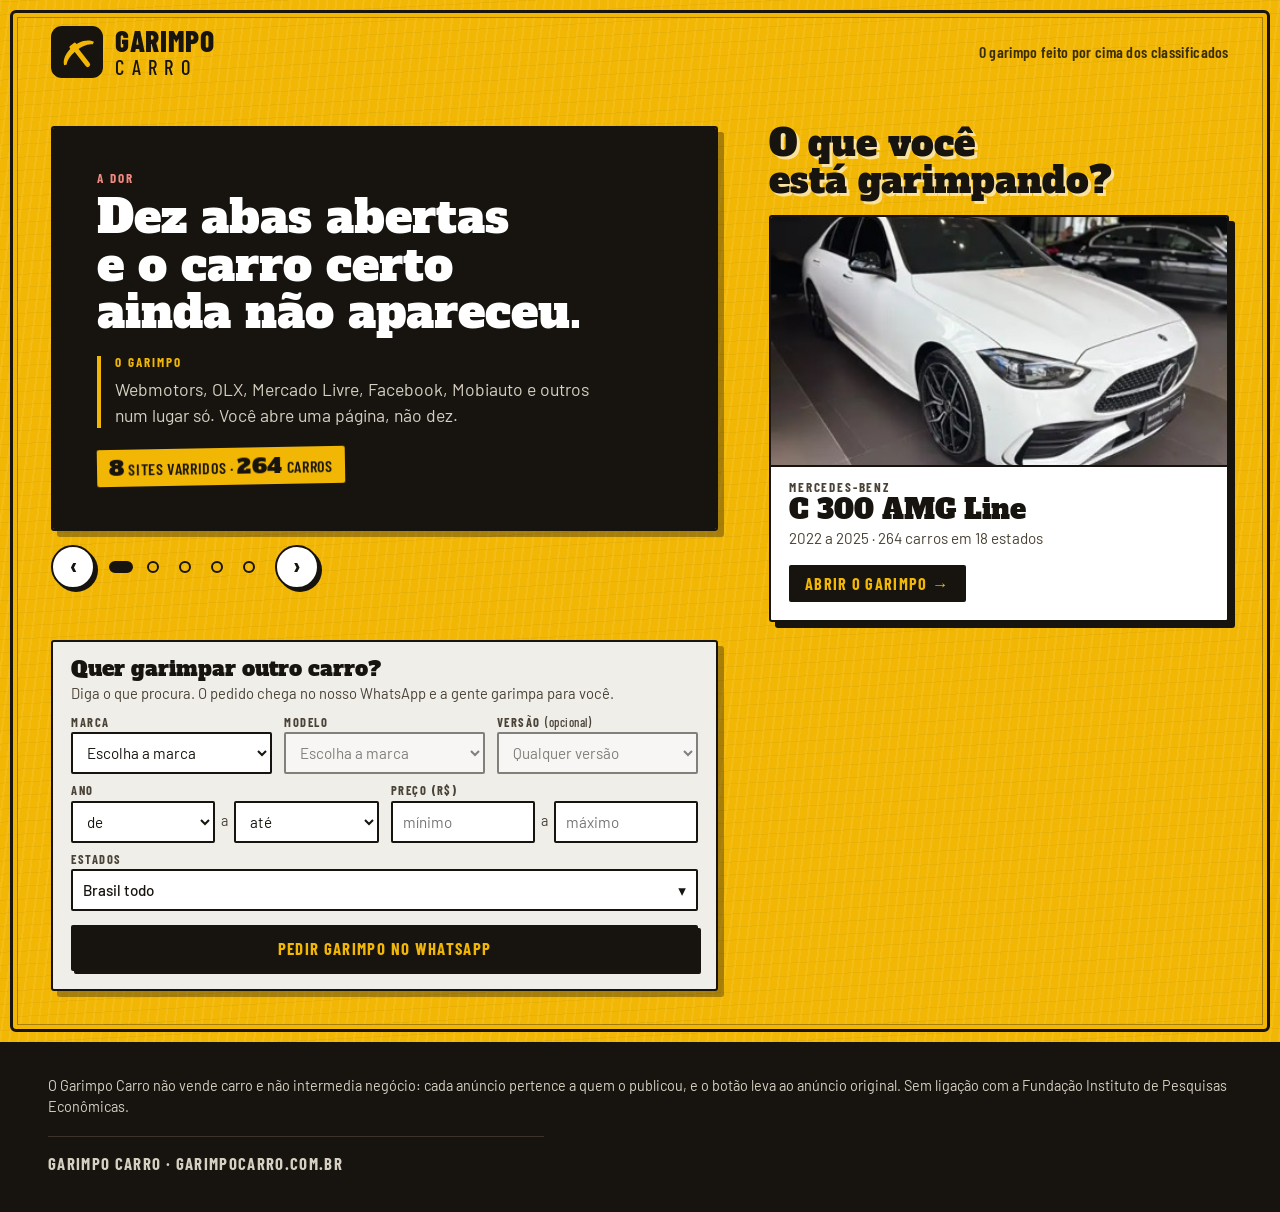
<file: site/index.html>
<!doctype html>
<!--
Página inicial (24/11/2026, pedido do Carlos): 5 placas que giram, cada uma com uma dor de quem procura
carro e o que o Garimpo faz por ela; ao lado, o carro que a pessoa procura (por enquanto só a C 300),
que abre o garimpo completo em c300.html. Mesmo mundo da casa de compra de ouro.
Links antigos (#carro=…, filtros na URL) eram da lista: vão direto para c300.html.
-->
<html lang="pt-BR">
<head>
<meta charset="utf-8">
<meta name="viewport" content="width=device-width, initial-scale=1">
<script>
  // quem chega por link antigo da lista (#carro=, #ano=…) vai direto para a lista, sem passar pela capa
  const irLista = () => { if (location.hash.length > 1) location.replace('c300.html' + location.hash); };
  irLista(); addEventListener('hashchange', irLista);
</script>
<title>Garimpo Carro — o garimpo feito por cima dos classificados</title>
<meta name="description" content="Os anúncios de Webmotors, OLX, Mercado Livre, Facebook e outros num lugar só, cada carro comparado com a FIPE, com alerta de leilão e aviso de quem já vendeu.">
<meta name="theme-color" content="#F2B705">
<meta property="og:title" content="Garimpo Carro — o garimpo feito por cima dos classificados">
<meta property="og:description" content="Webmotors, OLX, Mercado Livre, Facebook e mais num lugar só, cada carro comparado com a FIPE e com alerta de leilão.">
<meta property="og:type" content="website">
<meta property="og:url" content="https://embalagensrealfone-png.github.io/garimpo-carro/">
<meta property="og:image" content="https://embalagensrealfone-png.github.io/garimpo-carro/compartilhar.png">
<meta property="og:image:width" content="1200">
<meta property="og:image:height" content="630">
<meta property="og:image:alt" content="Garimpo Carro: carros comparados com a FIPE">
<meta name="twitter:card" content="summary_large_image">
<link rel="apple-touch-icon" href="icone-180.png">
<link rel="icon" href="icone.svg" type="image/svg+xml">
<link rel="manifest" href="manifest.webmanifest">
<link rel="preconnect" href="https://fonts.googleapis.com">
<link rel="preconnect" href="https://fonts.gstatic.com" crossorigin>
<link href="https://fonts.googleapis.com/css2?family=Alfa+Slab+One&family=Barlow+Condensed:wght@500;600;700&family=Barlow:wght@400;500;600&display=swap" rel="stylesheet">
<link rel="stylesheet" href="estilo.css">
</head>
<body class="inicio">

<header class="placa placa-inicio">
  <div class="placa-topo">
    <a class="marca" href="./" aria-label="Garimpo Carro, início">
      <svg class="selo-marca" viewBox="0 0 96 96" aria-hidden="true"><rect width="96" height="96" rx="20" fill="#17140F"/><g transform="translate(48,46) scale(.76)" fill="#F2B705"><g transform="rotate(-38)"><rect x="-6" y="-14" width="12" height="62" rx="6"/><path d="M-46 8 C-32 -22 32 -22 46 8 L40 11 C26 -6 -26 -6 -40 11 Z"/><rect x="-9.5" y="-20" width="19" height="17" rx="3.5"/></g></g></svg>
      <span class="palavra"><b>Garimpo</b><span>Carro</span></span>
    </a>
    <p class="placa-mod">O garimpo feito por cima dos classificados</p>
  </div>

  <div class="inicio-corpo">
    <section class="vitrine" aria-roledescription="carrossel" aria-label="Por que garimpar aqui">
      <div class="vitrine-trilho" id="trilho" tabindex="0">
        <article class="banner" aria-roledescription="slide" aria-label="1 de 5">
          <p class="banner-dor"><span>A dor</span>Dez abas abertas e o carro certo ainda não apareceu.</p>
          <p class="banner-sol"><span>O garimpo</span>Webmotors, OLX, Mercado Livre, Facebook, Mobiauto e outros num lugar só. Você abre uma página, não dez.</p>
          <p class="banner-num"><b data-n="sites">8</b> sites varridos · <b data-n="carros">—</b> carros</p>
        </article>
        <article class="banner" aria-roledescription="slide" aria-label="2 de 5">
          <p class="banner-dor"><span>A dor</span>O mesmo carro anunciado cinco vezes, por cinco preços.</p>
          <p class="banner-sol"><span>O garimpo</span>Cada carro aparece uma vez só, com todos os anúncios dele juntos. Dá para ver em qual site está mais barato.</p>
          <p class="banner-num"><b data-n="links">—</b> anúncios viraram <b data-n="carros">—</b> carros</p>
        </article>
        <article class="banner" aria-roledescription="slide" aria-label="3 de 5">
          <p class="banner-dor"><span>A dor</span>Preço bom demais costuma ter um porquê.</p>
          <p class="banner-sol"><span>O garimpo</span>Leilão, blindagem e preço suspeito vêm marcados no carro, antes de você ligar para o vendedor.</p>
          <p class="banner-num"><b data-n="alertas">—</b> carros com alerta marcado</p>
        </article>
        <article class="banner" aria-roledescription="slide" aria-label="4 de 5">
          <p class="banner-dor"><span>A dor</span>Está barato ou só parece barato?</p>
          <p class="banner-sol"><span>O garimpo</span>Cada carro vem carimbado com quanto está acima ou abaixo da tabela FIPE do ano, e com a km comparada à média.</p>
          <p class="banner-num"><b data-n="abaixo">—</b> carros abaixo da FIPE hoje</p>
        </article>
        <article class="banner" aria-roledescription="slide" aria-label="5 de 5">
          <p class="banner-dor"><span>A dor</span>Você liga e o carro já foi vendido.</p>
          <p class="banner-sol"><span>O garimpo</span>O Minas confere os anúncios e mostra o que é novo, o que baixou de preço e o que saiu do ar.</p>
          <p class="banner-num"><b data-n="novos">—</b> novidades nos últimos 7 dias</p>
        </article>
      </div>
      <div class="vitrine-controle">
        <button type="button" class="vitrine-seta" id="ant" aria-label="Placa anterior">‹</button>
        <div class="vitrine-pontos" id="pontos" role="group" aria-label="Escolher placa"></div>
        <button type="button" class="vitrine-seta" id="prox" aria-label="Próxima placa">›</button>
      </div>
    </section>

    <section class="procura" aria-labelledby="procura-t">
      <h1 id="procura-t" class="procura-t">O que você está garimpando?</h1>
      <a class="modelo" href="c300.html">
        <img id="modelo-foto" src="img/c300-001.jpg" alt="" width="400" height="300">
        <span class="modelo-txt">
          <small>Mercedes-Benz</small>
          <b>C 300 AMG Line</b>
          <span>2022 a 2025 · <span id="m-total">—</span> carros em <span id="m-ufs">—</span> estados</span>
        </span>
        <span class="modelo-ir">Abrir o garimpo <span aria-hidden="true">→</span></span>
      </a>
    </section>

    <form class="busca" id="busca" novalidate aria-labelledby="busca-t">
      <p class="busca-t"><b id="busca-t">Quer garimpar outro carro?</b><span>Diga o que procura. O pedido chega no nosso WhatsApp e a gente garimpa para você.</span></p>
      <div class="busca-grade">
        <label class="campo"><span>Marca</span><select id="b-marca" required><option value="">Carregando…</option></select></label>
        <label class="campo"><span>Modelo</span><select id="b-modelo" required disabled><option value="">Escolha a marca</option></select></label>
        <label class="campo"><span>Versão <i>(opcional)</i></span><select id="b-versao" disabled><option value="">Qualquer versão</option></select></label>
        <fieldset class="campo campo-par"><legend>Ano</legend>
          <select id="b-ano-de" aria-label="Ano de"></select><em>a</em><select id="b-ano-ate" aria-label="Ano até"></select>
        </fieldset>
        <fieldset class="campo campo-par"><legend>Preço (R$)</legend>
          <input id="b-pmin" inputmode="numeric" placeholder="mínimo" aria-label="Preço mínimo"><em>a</em><input id="b-pmax" inputmode="numeric" placeholder="máximo" aria-label="Preço máximo">
        </fieldset>
        <details class="campo campo-largo estados" id="b-estados">
          <summary><span>Estados</span><b id="b-estados-rot">Brasil todo</b></summary>
          <div class="estados-lista" id="b-ufs"></div>
        </details>
      </div>
      <p class="busca-erro" id="b-erro" role="alert" hidden></p>
      <button type="submit" class="busca-ir" id="b-ir">Pedir garimpo no WhatsApp</button>
    </form>
  </div>
</header>

<footer class="rodape rodape-inicio">
  <p>O Garimpo Carro não vende carro e não intermedia negócio: cada anúncio pertence a quem o publicou, e o botão leva ao anúncio original. Sem ligação com a Fundação Instituto de Pesquisas Econômicas.</p>
  <p class="rodape-marca">Garimpo Carro · garimpocarro.com.br</p>
</footer>

<script src="inicio.js" defer></script>
</body>
</html>
</file>
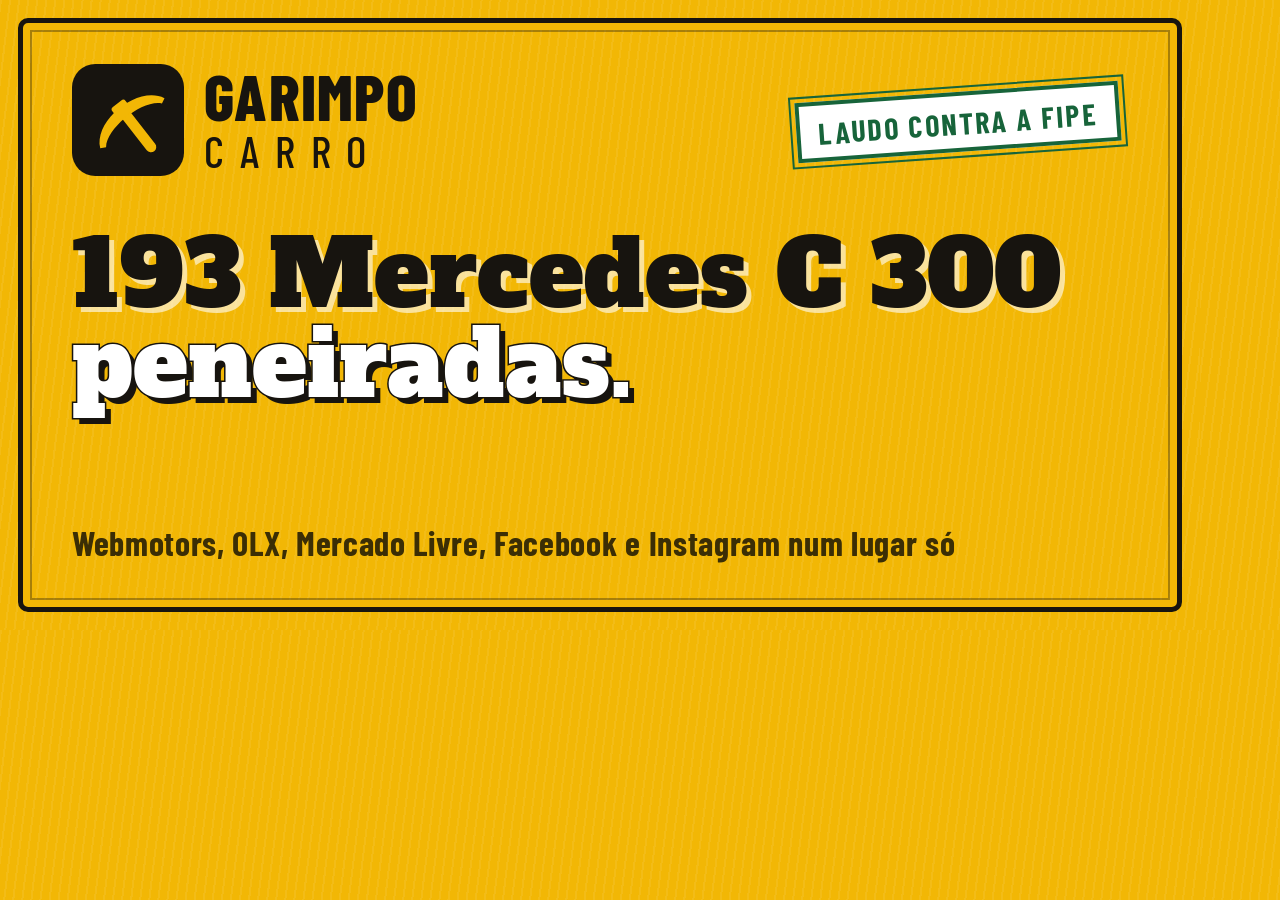
<file: marca/capa-compartilhar.html>
<!doctype html><html><head><meta charset="utf-8">
<link href="https://fonts.googleapis.com/css2?family=Alfa+Slab+One&family=Barlow+Condensed:wght@500;700;800&family=Barlow:wght@500&display=swap" rel="stylesheet">
<style>
html,body{margin:0;width:1200px;height:630px;overflow:hidden}
body{background:#F2B705;font-family:Barlow;color:#17140F;position:relative;
 background-image:repeating-linear-gradient(97deg,rgba(255,255,255,.07) 0 2px,transparent 2px 9px)}
.moldura{position:absolute;inset:18px;border:5px solid #17140F;border-radius:10px;box-shadow:inset 0 0 0 7px #F2B705,inset 0 0 0 9px rgba(23,20,15,.35)}
.marca{position:absolute;left:72px;top:64px;display:flex;align-items:center;gap:20px}
.marca b{display:block;font:800 64px/0.9 'Barlow Condensed';letter-spacing:.02em}
.marca span{display:block;font:500 44px/1 'Barlow Condensed';letter-spacing:.36em;margin-top:4px}
h1{position:absolute;left:72px;top:230px;margin:0;font:400 92px/0.98 'Alfa Slab One';text-shadow:5px 5px 0 rgba(255,255,255,.6);max-width:1060px}
h1 em{font-style:normal;color:#fff;-webkit-text-stroke:3px #17140F;paint-order:stroke fill;text-shadow:6px 6px 0 #17140F}
p{position:absolute;left:72px;bottom:66px;margin:0;font:700 34px/1.2 'Barlow Condensed';letter-spacing:.02em;color:#3B2E05}
.carimbo{position:absolute;right:80px;top:92px;border:4px solid #17643A;outline:2px solid #17643A;outline-offset:4px;color:#17643A;background:#fff;padding:12px 18px 10px;transform:rotate(-4deg);font:700 30px/1 'Barlow Condensed';letter-spacing:.08em;text-transform:uppercase}
</style></head><body><div class="moldura"></div>
<div class="marca"><svg width="112" height="112" viewBox="0 0 96 96"><rect width="96" height="96" rx="20" fill="#17140F"/><g transform="translate(48,46) scale(.76)" fill="#F2B705"><g transform="rotate(-38)"><rect x="-6" y="-14" width="12" height="62" rx="6"/><path d="M-46 8 C-32 -22 32 -22 46 8 L40 11 C26 -6 -26 -6 -40 11 Z"/><rect x="-9.5" y="-20" width="19" height="17" rx="3.5"/></g></g></svg><div><b>GARIMPO</b><span>CARRO</span></div></div>
<h1>193 Mercedes C 300 <em>peneiradas.</em></h1>
<p>Webmotors, OLX, Mercado Livre, Facebook e Instagram num lugar só</p>
<div class="carimbo">Laudo contra a FIPE</div>
</body></html>
</file>
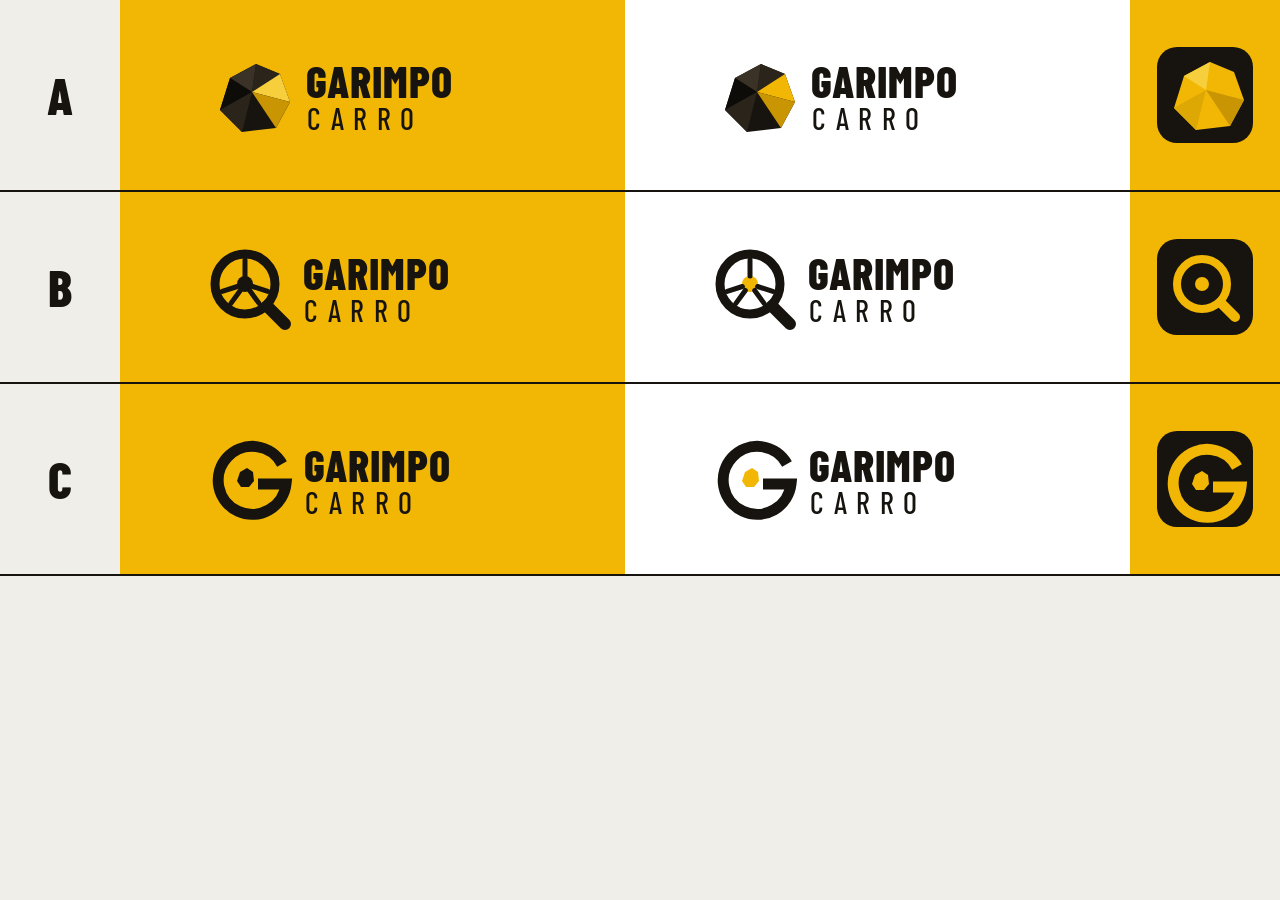
<file: marca/opcoes.html>
<!doctype html>
<html lang="pt-BR"><head><meta charset="utf-8"><meta name="viewport" content="width=device-width, initial-scale=1">
<title>Garimpo Carro — opções de logo</title>
<link href="https://fonts.googleapis.com/css2?family=Barlow+Condensed:wght@500;600;700;800&family=Barlow:wght@500;700;800&display=swap" rel="stylesheet">
<style>
  :root{--ouro:#F2B705;--tinta:#17140F;--cal:#EFEEE9}
  body{margin:0;background:var(--cal);font-family:Barlow,sans-serif;color:var(--tinta)}
  .op{display:grid;grid-template-columns:120px 1fr 1fr 150px;align-items:center;gap:0;border-bottom:2px solid var(--tinta)}
  .op>div{height:190px;display:grid;place-items:center}
  .n{font:800 3.2rem/1 'Barlow Condensed';justify-self:center}
  .amarelo{background:var(--ouro)} .branco{background:#fff} .preto{background:var(--tinta)}
  svg{display:block}
</style></head><body>

<!-- A: Pepita facetada + palavra -->
<div class="op"><p class="n">A</p>
  <div class="amarelo"><svg width="330" height="90" viewBox="0 0 330 90">
    <g transform="translate(4,8)">
      <polygon points="8,52 18,20 44,6 68,16 78,44 64,70 30,74" fill="#17140F"/>
      <polygon points="18,20 44,6 40,34" fill="#3A3226"/><polygon points="44,6 68,16 40,34" fill="#2A241B"/>
      <polygon points="40,34 68,16 78,44" fill="#F7CF3D"/><polygon points="8,52 18,20 40,34" fill="#0E0C09"/>
      <polygon points="40,34 78,44 64,70" fill="#C99503"/><polygon points="8,52 40,34 30,74" fill="#2A241B"/>
    </g>
    <text x="98" y="48" font-family="Barlow Condensed" font-weight="800" font-size="44" letter-spacing="1" fill="#17140F">GARIMPO</text>
    <text x="99" y="80" font-family="Barlow Condensed" font-weight="500" font-size="30" letter-spacing="9.5" fill="#17140F">CARRO</text>
  </svg></div>
  <div class="branco"><svg width="330" height="90" viewBox="0 0 330 90">
    <g transform="translate(4,8)">
      <polygon points="8,52 18,20 44,6 68,16 78,44 64,70 30,74" fill="#17140F"/>
      <polygon points="18,20 44,6 40,34" fill="#3A3226"/><polygon points="44,6 68,16 40,34" fill="#2A241B"/>
      <polygon points="40,34 68,16 78,44" fill="#F2B705"/><polygon points="8,52 18,20 40,34" fill="#0E0C09"/>
      <polygon points="40,34 78,44 64,70" fill="#C99503"/><polygon points="8,52 40,34 30,74" fill="#2A241B"/>
    </g>
    <text x="98" y="48" font-family="Barlow Condensed" font-weight="800" font-size="44" letter-spacing="1" fill="#17140F">GARIMPO</text>
    <text x="99" y="80" font-family="Barlow Condensed" font-weight="500" font-size="30" letter-spacing="9.5" fill="#17140F">CARRO</text>
  </svg></div>
  <div class="amarelo"><svg width="96" height="96" viewBox="0 0 96 96"><rect width="96" height="96" rx="20" fill="#17140F"/>
    <g transform="translate(9,9)"><polygon points="8,52 18,20 44,6 68,16 78,44 64,70 30,74" fill="#F2B705"/>
      <polygon points="18,20 44,6 40,34" fill="#F7CF3D"/><polygon points="40,34 78,44 64,70" fill="#C99503"/><polygon points="8,52 40,34 30,74" fill="#DDA704"/></g></svg></div>
</div>

<!-- B: Lupa que é roda -->
<div class="op"><p class="n">B</p>
  <div class="amarelo"><svg width="340" height="90" viewBox="0 0 340 90">
    <g transform="translate(6,6)" fill="none" stroke="#17140F">
      <circle cx="36" cy="36" r="30" stroke-width="9"/>
      <circle cx="36" cy="36" r="8" fill="#17140F" stroke="none"/>
      <g stroke-width="5" stroke-linecap="round"><line x1="36" y1="28" x2="36" y2="12"/><line x1="43.6" y1="38.5" x2="58.8" y2="43.4"/><line x1="40.7" y1="42.5" x2="50.1" y2="55.4"/><line x1="31.3" y1="42.5" x2="21.9" y2="55.4"/><line x1="28.4" y1="38.5" x2="13.2" y2="43.4"/></g>
      <line x1="58" y1="58" x2="76" y2="76" stroke-width="12" stroke-linecap="round"/>
    </g>
    <text x="100" y="48" font-family="Barlow Condensed" font-weight="800" font-size="44" letter-spacing="1" fill="#17140F">GARIMPO</text>
    <text x="101" y="80" font-family="Barlow Condensed" font-weight="500" font-size="30" letter-spacing="9.5" fill="#17140F">CARRO</text>
  </svg></div>
  <div class="branco"><svg width="340" height="90" viewBox="0 0 340 90">
    <g transform="translate(6,6)" fill="none" stroke="#17140F">
      <circle cx="36" cy="36" r="30" stroke-width="9"/>
      <circle cx="36" cy="36" r="8" fill="#F2B705" stroke="none"/>
      <g stroke-width="5" stroke-linecap="round"><line x1="36" y1="28" x2="36" y2="12"/><line x1="43.6" y1="38.5" x2="58.8" y2="43.4"/><line x1="40.7" y1="42.5" x2="50.1" y2="55.4"/><line x1="31.3" y1="42.5" x2="21.9" y2="55.4"/><line x1="28.4" y1="38.5" x2="13.2" y2="43.4"/></g>
      <line x1="58" y1="58" x2="76" y2="76" stroke-width="12" stroke-linecap="round"/>
    </g>
    <text x="100" y="48" font-family="Barlow Condensed" font-weight="800" font-size="44" letter-spacing="1" fill="#17140F">GARIMPO</text>
    <text x="101" y="80" font-family="Barlow Condensed" font-weight="500" font-size="30" letter-spacing="9.5" fill="#17140F">CARRO</text>
  </svg></div>
  <div class="amarelo"><svg width="96" height="96" viewBox="0 0 96 96"><rect width="96" height="96" rx="20" fill="#17140F"/>
    <g transform="translate(12,12)" fill="none" stroke="#F2B705"><circle cx="33" cy="33" r="25" stroke-width="8"/><circle cx="33" cy="33" r="7" fill="#F2B705" stroke="none"/>
    <line x1="52" y1="52" x2="66" y2="66" stroke-width="10" stroke-linecap="round"/></g></svg></div>
</div>

<!-- C: Monograma G de bateia com pepita -->
<div class="op"><p class="n">C</p>
  <div class="amarelo"><svg width="330" height="90" viewBox="0 0 330 90">
    <g transform="translate(4,4)">
      <path d="M70 26 A34 34 0 1 0 74 46 L46 46" fill="none" stroke="#17140F" stroke-width="11" stroke-linecap="butt"/>
      <polygon points="25,43 28,34 35,30 41,34 42,43 37,49 29,49" fill="#17140F"/>
    </g>
    <text x="96" y="48" font-family="Barlow Condensed" font-weight="800" font-size="44" letter-spacing="1" fill="#17140F">GARIMPO</text>
    <text x="97" y="80" font-family="Barlow Condensed" font-weight="500" font-size="30" letter-spacing="9.5" fill="#17140F">CARRO</text>
  </svg></div>
  <div class="branco"><svg width="330" height="90" viewBox="0 0 330 90">
    <g transform="translate(4,4)">
      <path d="M70 26 A34 34 0 1 0 74 46 L46 46" fill="none" stroke="#17140F" stroke-width="11" stroke-linecap="butt"/>
      <polygon points="25,43 28,34 35,30 41,34 42,43 37,49 29,49" fill="#F2B705"/>
    </g>
    <text x="96" y="48" font-family="Barlow Condensed" font-weight="800" font-size="44" letter-spacing="1" fill="#17140F">GARIMPO</text>
    <text x="97" y="80" font-family="Barlow Condensed" font-weight="500" font-size="30" letter-spacing="9.5" fill="#17140F">CARRO</text>
  </svg></div>
  <div class="amarelo"><svg width="96" height="96" viewBox="0 0 96 96"><rect width="96" height="96" rx="20" fill="#17140F"/>
    <g transform="translate(10,10)"><path d="M70 26 A34 34 0 1 0 74 46 L46 46" fill="none" stroke="#F2B705" stroke-width="11"/><polygon points="25,43 28,34 35,30 41,34 42,43 37,49 29,49" fill="#F2B705"/></g></svg></div>
</div>

</body></html>
</file>
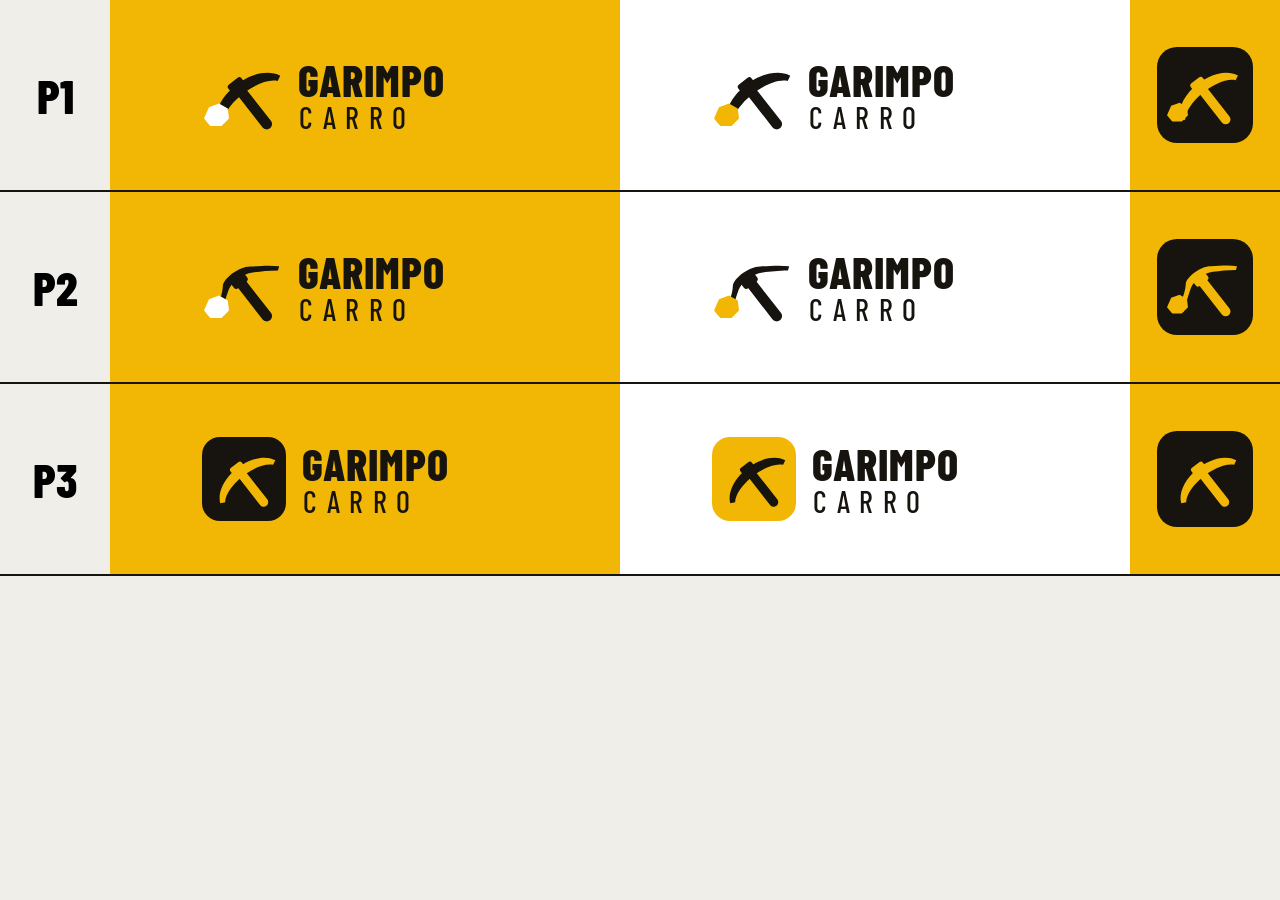
<file: marca/picareta.html>
<!doctype html>
<html lang="pt-BR"><head><meta charset="utf-8"><title>Garimpo Carro — picareta</title>
<link href="https://fonts.googleapis.com/css2?family=Barlow+Condensed:wght@500;800&display=swap" rel="stylesheet">
<style>
:root{--ouro:#F2B705;--tinta:#17140F}
body{margin:0;background:#EFEEE9;font-family:'Barlow Condensed'}
.op{display:grid;grid-template-columns:110px 1fr 1fr 150px;border-bottom:2px solid var(--tinta)}
.op>div{height:190px;display:grid;place-items:center}
.n{font:800 3rem/1 'Barlow Condensed';justify-self:center;align-self:center}
.am{background:var(--ouro)}.br{background:#fff}
</style></head><body>
<svg width="0" height="0" style="position:absolute">
 <defs>
  <!-- picareta clássica: cabeça em meia-lua, cabo inclinado -->
  <symbol id="pic1" viewBox="-50 -50 100 100">
   <g transform="rotate(-38)">
    <rect x="-6" y="-14" width="12" height="62" rx="6"/>
    <path d="M-46 8 C-32 -22 32 -22 46 8 L40 11 C26 -6 -26 -6 -40 11 Z"/>
    <rect x="-9.5" y="-20" width="19" height="17" rx="3.5"/>
   </g>
  </symbol>
  <!-- picareta cuja cabeça é o perfil do carro: para-brisa curto na frente, caída fastback atrás -->
  <symbol id="pic2" viewBox="-50 -50 100 100">
   <g transform="rotate(-38)">
    <rect x="-6" y="-12" width="12" height="60" rx="6"/>
    <path d="M-46 6 L-40 1 C-30 -6 -24 -9 -18 -16 C-12 -22 10 -22 20 -14 C30 -7 38 -2 46 6 L42 9 C33 2 26 -2 18 -7 C8 -13 -8 -13 -16 -8 C-24 -3 -32 3 -42 10 Z"/>
    <rect x="-9.5" y="-18" width="19" height="15" rx="3.5"/>
   </g>
  </symbol>
 </defs>
</svg>
<div class="op"><p class="n">P1</p><div class="am"><svg width="330" height="92" viewBox="0 0 330 92"><use href="#pic1" x="0" y="2" width="88" height="88" fill="#17140F"/><g transform="translate(4,62) scale(1.25)"><polygon points="0,6 4,-3 12,-6 19,-2 20,6 14,12 5,12" fill="#fff"/></g><text x="98" y="48" font-weight="800" font-size="44" letter-spacing="1" fill="#17140F">GARIMPO</text><text x="99" y="80" font-weight="500" font-size="30" letter-spacing="9.5" fill="#17140F">CARRO</text></svg></div><div class="br"><svg width="330" height="92" viewBox="0 0 330 92"><use href="#pic1" x="0" y="2" width="88" height="88" fill="#17140F"/><g transform="translate(4,62) scale(1.25)"><polygon points="0,6 4,-3 12,-6 19,-2 20,6 14,12 5,12" fill="#F2B705"/></g><text x="98" y="48" font-weight="800" font-size="44" letter-spacing="1" fill="#17140F">GARIMPO</text><text x="99" y="80" font-weight="500" font-size="30" letter-spacing="9.5" fill="#17140F">CARRO</text></svg></div><div class="am"><svg width="96" height="96" viewBox="0 0 96 96"><rect width="96" height="96" rx="20" fill="#17140F"/><use href="#pic1" x="8" y="6" width="80" height="80" fill="#F2B705"/><g transform="translate(10,62) scale(1.05)"><polygon points="0,6 4,-3 12,-6 19,-2 20,6 14,12 5,12" fill="#F2B705"/></g></svg></div></div><div class="op"><p class="n">P2</p><div class="am"><svg width="330" height="92" viewBox="0 0 330 92"><use href="#pic2" x="0" y="2" width="88" height="88" fill="#17140F"/><g transform="translate(4,62) scale(1.25)"><polygon points="0,6 4,-3 12,-6 19,-2 20,6 14,12 5,12" fill="#fff"/></g><text x="98" y="48" font-weight="800" font-size="44" letter-spacing="1" fill="#17140F">GARIMPO</text><text x="99" y="80" font-weight="500" font-size="30" letter-spacing="9.5" fill="#17140F">CARRO</text></svg></div><div class="br"><svg width="330" height="92" viewBox="0 0 330 92"><use href="#pic2" x="0" y="2" width="88" height="88" fill="#17140F"/><g transform="translate(4,62) scale(1.25)"><polygon points="0,6 4,-3 12,-6 19,-2 20,6 14,12 5,12" fill="#F2B705"/></g><text x="98" y="48" font-weight="800" font-size="44" letter-spacing="1" fill="#17140F">GARIMPO</text><text x="99" y="80" font-weight="500" font-size="30" letter-spacing="9.5" fill="#17140F">CARRO</text></svg></div><div class="am"><svg width="96" height="96" viewBox="0 0 96 96"><rect width="96" height="96" rx="20" fill="#17140F"/><use href="#pic2" x="8" y="6" width="80" height="80" fill="#F2B705"/><g transform="translate(10,62) scale(1.05)"><polygon points="0,6 4,-3 12,-6 19,-2 20,6 14,12 5,12" fill="#F2B705"/></g></svg></div></div><div class="op"><p class="n">P3</p>
<div class="am"><svg width="330" height="92" viewBox="0 0 330 92"><rect x="2" y="4" width="84" height="84" rx="18" fill="#17140F"/><use href="#pic1" x="6" y="6" width="76" height="76" fill="#F2B705"/><text x="102" y="48" font-weight="800" font-size="44" letter-spacing="1" fill="#17140F">GARIMPO</text><text x="103" y="80" font-weight="500" font-size="30" letter-spacing="9.5" fill="#17140F">CARRO</text></svg></div>
<div class="br"><svg width="330" height="92" viewBox="0 0 330 92"><rect x="2" y="4" width="84" height="84" rx="18" fill="#F2B705"/><use href="#pic1" x="6" y="6" width="76" height="76" fill="#17140F"/><text x="102" y="48" font-weight="800" font-size="44" letter-spacing="1" fill="#17140F">GARIMPO</text><text x="103" y="80" font-weight="500" font-size="30" letter-spacing="9.5" fill="#17140F">CARRO</text></svg></div>
<div class="am"><svg width="96" height="96" viewBox="0 0 96 96"><rect width="96" height="96" rx="20" fill="#17140F"/><use href="#pic1" x="10" y="8" width="76" height="76" fill="#F2B705"/></svg></div></div>
</body></html>
</file>
<file: site/estilo.css>
/* Garimpo Carro — casa de compra de ouro. Tokens em DESIGN.md. */
:root {
  --ouro: #F2B705;
  --ouro-fundo: #F7CF3D;
  --tinta: #17140F;
  --tinta-2: #4A4236;
  --tinta-ouro: #3B2E05;   /* texto secundário sobre o amarelo: tinge do próprio ouro */
  --cal: #EFEEE9;
  --papel: #FFFFFF;
  --risco: #B3261E;
  --abaixo: #17643A;
  --linha: #D9D6CC;
  --placa: 3px;
  --sombra-pincel: 3px 3px 0 var(--tinta);
  --letreiro: 'Alfa Slab One', Rockwell, 'Roboto Slab', serif;
  --rotulo: 'Barlow Condensed', 'Arial Narrow', sans-serif;
  --corpo: Barlow, system-ui, -apple-system, sans-serif;
  --saida: cubic-bezier(.16, 1, .3, 1);
}

*, *::before, *::after { box-sizing: border-box; }
html { -webkit-text-size-adjust: 100%; }
body {
  margin: 0;
  background: var(--cal);
  color: var(--tinta);
  font: 400 1rem/1.45 var(--corpo);
}
img { display: block; max-width: 100%; }
a { color: inherit; }
button, input, select { font: inherit; color: inherit; }
:focus-visible { outline: 3px solid var(--tinta); outline-offset: 2px; }

.pular { position: absolute; left: -999px; top: 8px; background: var(--tinta); color: var(--ouro); padding: 8px 12px; z-index: 50; }
.pular:focus { left: 8px; }

/* ── A placa ─────────────────────────────────────────── */
.placa {
  background: var(--ouro);
  /* trama de pincel: duas listras quase invisíveis, para o amarelo parecer tinta e não pixel */
  background-image:
    repeating-linear-gradient(97deg, rgba(255,255,255,.07) 0 2px, transparent 2px 9px),
    repeating-linear-gradient(-3deg, rgba(60,40,0,.05) 0 1px, transparent 1px 13px);
  border-bottom: 6px solid var(--tinta);
  position: relative;
  padding: 26px clamp(26px, 4vw, 56px) clamp(34px, 4vw, 58px);
}
.placa::before {
  /* filete pintado: é o que faz a faixa amarela virar placa */
  content: ''; position: absolute; inset: 10px; pointer-events: none;
  border: 3px solid var(--tinta); border-radius: 6px;
  box-shadow: inset 0 0 0 4px var(--ouro), inset 0 0 0 5px rgba(23,20,15,.35);
}
.placa > * { position: relative; }
.placa-topo {
  display: flex; align-items: center; justify-content: space-between; gap: 16px; flex-wrap: wrap;
  max-width: 1320px; margin: 0 auto;
}
.marca { display: inline-flex; align-items: center; gap: 12px; text-decoration: none; color: var(--tinta); }
.selo-marca { width: 52px; height: 52px; flex: none; }
.palavra { display: grid; line-height: 1; text-transform: uppercase; }
.palavra b { font: 800 1.85rem/0.9 var(--rotulo); letter-spacing: .02em; }
.palavra span { font: 500 1.28rem/1 var(--rotulo); letter-spacing: .36em; margin-top: 3px; }
.placa-mod { margin: 0; font: 600 .98rem/1.2 var(--rotulo); color: var(--tinta-ouro); letter-spacing: .02em; }
.placa-mod strong { color: var(--tinta); font-weight: 700; }

.placa-corpo {
  max-width: 1320px; margin: clamp(22px, 4vw, 44px) auto 0;
  display: grid; grid-template-columns: minmax(0, 1.25fr) minmax(0, 1fr);
  gap: clamp(24px, 4vw, 64px); align-items: end;
}
.letreiro {
  margin: 0;
  font: 400 clamp(2.15rem, 5.4vw, 4.25rem)/0.98 var(--letreiro);
  letter-spacing: -0.01em;
  text-wrap: balance;
  color: var(--tinta);
  text-shadow: 3px 3px 0 rgba(255,255,255,.6);
}
.letreiro-2 { color: var(--papel); -webkit-text-stroke: 2px var(--tinta); paint-order: stroke fill; text-shadow: 4px 4px 0 var(--tinta); }
.placa-sub { margin: 18px 0 0; max-width: 58ch; font-size: 1.08rem; color: var(--tinta-ouro); }
.placa-data { margin: 14px 0 0; font: 600 .92rem/1 var(--rotulo); letter-spacing: .05em; text-transform: uppercase; color: var(--tinta-ouro); }

/* As pepitas: um pedaço de papel pregado na placa */
.pepitas {
  background: var(--papel);
  border: 2px solid var(--tinta);
  border-radius: var(--placa);
  box-shadow: 6px 6px 0 var(--tinta);
  padding: 16px 18px 6px;
  transform: rotate(-.6deg);
}
.pepitas-t { margin: 0; font: 400 1.35rem/1 var(--letreiro); }
.pepitas-sub { margin: 6px 0 8px; font-size: .9rem; color: var(--tinta-2); }
.pepitas-lista { list-style: none; margin: 0; padding: 0; }
.pepita-item a {
  display: grid; grid-template-columns: 64px 1fr auto; gap: 12px; align-items: center;
  padding: 10px 0; border-top: 1px solid var(--linha); text-decoration: none;
}
.pepita-item img { width: 64px; height: 48px; object-fit: cover; border-radius: 2px; background: var(--cal); }
.pepita-item b { display: block; font: 700 1.02rem/1.15 var(--rotulo); }
.pepita-item small { display: block; color: var(--tinta-2); font-size: .85rem; }
.pepita-item .pp { display: flex; flex-direction: column; align-items: flex-end; text-align: right; font: 700 1.15rem/1 var(--rotulo); font-variant-numeric: tabular-nums; }
.pepita-item .pp .carimbo { display: inline-block; margin-top: 6px; font-style: normal; font-size: .74rem; padding: 3px 6px 2px; }
.pepita-item a:hover b { text-decoration: underline; text-underline-offset: 3px; }

/* ── Barra da peneira ────────────────────────────────── */
.barra-peneira {
  position: sticky; top: 0; z-index: 20;
  display: flex; align-items: center; gap: 14px;
  background: var(--tinta); color: var(--papel);
  padding: 10px clamp(16px, 4vw, 48px);
  /* tela de peneira: malha fina, para o preto não ser só um retângulo */
  background-image:
    repeating-linear-gradient(0deg, rgba(242,183,5,.06) 0 1px, transparent 1px 6px),
    repeating-linear-gradient(90deg, rgba(242,183,5,.06) 0 1px, transparent 1px 6px);
}
.contador { margin: 0 auto 0 0; font: 600 1.05rem/1 var(--rotulo); letter-spacing: .03em; display: flex; align-items: baseline; gap: 8px; }
.contador .ct-de { color: #B9B2A4; }
.contador .ct-seta { color: var(--ouro); }
.contador strong { font-size: 1.6rem; color: var(--ouro); font-variant-numeric: tabular-nums; min-width: 2.2ch; display: inline-block; }
.contador strong.peneirou { animation: peneirou .5s var(--saida); }
@keyframes peneirou { from { transform: translateY(-6px); opacity: .3; filter: blur(2px); } to { transform: none; opacity: 1; filter: none; } }
.ct-rot { color: #CFC8B9; text-transform: uppercase; font-size: .85rem; letter-spacing: .08em; }

.ordem { display: flex; align-items: center; gap: 8px; font: 600 .85rem/1 var(--rotulo); text-transform: uppercase; letter-spacing: .08em; color: #CFC8B9; }
.ordem select {
  background: var(--tinta); color: var(--papel); border: 1.5px solid #6B6356; border-radius: var(--placa);
  padding: 7px 30px 7px 10px; font: 600 .98rem/1 var(--rotulo); letter-spacing: .02em; text-transform: none;
  appearance: none;
  background-image: linear-gradient(45deg, transparent 50%, var(--ouro) 50%), linear-gradient(-45deg, transparent 50%, var(--ouro) 50%);
  background-position: right 13px center, right 8px center; background-size: 5px 5px; background-repeat: no-repeat;
}
.abre-peneira {
  display: none;
  background: var(--ouro); color: var(--tinta); border: 0; border-radius: var(--placa);
  padding: 9px 14px; font: 700 1rem/1 var(--rotulo); text-transform: uppercase; letter-spacing: .06em; cursor: pointer;
}

/* ── Garimpo: peneira + livro ────────────────────────── */
.garimpo {
  max-width: 1320px; margin: 0 auto;
  display: grid; grid-template-columns: 270px minmax(0, 1fr); gap: clamp(20px, 3vw, 40px);
  padding: 28px clamp(16px, 4vw, 48px) 64px;
}
.peneira { position: sticky; top: 70px; align-self: start; max-height: calc(100vh - 86px); overflow: auto; padding-right: 4px; }
.peneira-topo { display: flex; align-items: center; justify-content: space-between; }
.peneira-topo h2 { margin: 0 0 6px; font: 400 1.5rem/1 var(--letreiro); }
.fecha-peneira { display: none; }
.peneira fieldset { border: 0; border-top: 2px solid var(--tinta); margin: 0; padding: 12px 0 18px; min-width: 0; }
.peneira legend { padding: 0; font: 700 .9rem/1 var(--rotulo); text-transform: uppercase; letter-spacing: .1em; margin-bottom: 10px; float: left; width: 100%; }
.peneira legend + * { clear: both; }

.chips { display: flex; flex-wrap: wrap; gap: 6px; }
.chips label, .seg label { position: relative; cursor: pointer; }
.chips input, .seg input { position: absolute; opacity: 0; inset: 0; margin: 0; cursor: pointer; }
.chips span, .seg span {
  display: inline-flex; align-items: center; gap: 6px; min-height: 36px;
  padding: 6px 11px; border: 1.5px solid var(--tinta); border-radius: var(--placa);
  background: var(--papel); font: 600 .98rem/1 var(--rotulo); letter-spacing: .02em;
  transition: background .15s, color .15s;
}
.chips span small { font-weight: 500; color: var(--tinta-2); font-size: .82rem; }
.chips input:checked + span, .seg input:checked + span { background: var(--tinta); color: var(--ouro); }
.chips input:checked + span small { color: #CFC8B9; }
.chips input:focus-visible + span, .seg input:focus-visible + span { outline: 3px solid var(--ouro); outline-offset: 1px; box-shadow: 0 0 0 5px var(--tinta); }
.chips label:hover span, .seg label:hover span { background: var(--ouro-fundo); }
.chips label:hover input:checked + span, .seg label:hover input:checked + span { background: var(--tinta); }
.seg { display: flex; margin-top: 12px; }
.seg label + label span { margin-left: -1.5px; }
.seg span { border-radius: 0; }
.seg label:first-child span { border-radius: var(--placa) 0 0 var(--placa); }
.seg label:last-child span { border-radius: 0 var(--placa) var(--placa) 0; }

.troca { display: flex; align-items: center; gap: 10px; cursor: pointer; font-weight: 500; }
.troca input { width: 20px; height: 20px; accent-color: var(--tinta); margin: 0; }

.faixa { display: grid; gap: 6px; }
.faixa output { font: 700 1.2rem/1 var(--rotulo); font-variant-numeric: tabular-nums; }
input[type=range] { width: 100%; accent-color: var(--tinta); height: 28px; margin: 0; }
.busca { width: 100%; border: 1.5px solid var(--tinta); border-radius: var(--placa); background: var(--papel); padding: 9px 11px; }
.busca::placeholder { color: #756C5E; }
.a-definir { background: var(--ouro); color: var(--tinta); padding: 1px 6px; font-weight: 600; }
.limpa, .link { background: none; border: 0; padding: 0; text-decoration: underline; text-underline-offset: 3px; cursor: pointer; font-weight: 600; }
.limpa { margin-top: 4px; }

/* ── O livro de compra ───────────────────────────────── */
.linhas { list-style: none; margin: 0; padding: 0; display: grid; gap: 12px; }
.linha {
  display: grid; grid-template-columns: 184px minmax(0, 1fr) 236px; gap: 18px;
  background: var(--papel); border: 1px solid var(--linha); border-radius: var(--placa);
  padding: 12px; scroll-margin-top: 80px;
  animation: entra .45s var(--saida) both;
}
@keyframes entra { from { opacity: .001; transform: translateY(6px); } }
.linha.alvo { outline: 3px solid var(--ouro); box-shadow: 0 0 0 6px var(--tinta); }
.linha.tem-risco { border-color: #E6B9B5; }

.foto { position: relative; display: block; aspect-ratio: 4 / 3; border-radius: 2px; overflow: hidden; background: var(--cal); text-decoration: none; }
.foto img { width: 100%; height: 100%; object-fit: cover; transition: transform .5s var(--saida); }
.foto-mais {
  position: absolute; left: 0; right: 0; bottom: 0; padding: 18px 8px 6px;
  background: linear-gradient(transparent, rgba(23,20,15,.82));
  color: var(--papel); font: 600 .82rem/1 var(--rotulo); letter-spacing: .04em; text-transform: uppercase;
  opacity: 0; transition: opacity .2s;
}
.foto:hover img { transform: scale(1.04); }
.foto:hover .foto-mais, .foto:focus-visible .foto-mais { opacity: 1; }
.foto.sem { display: grid; place-items: center; }
.foto.sem::after { content: 'Sem foto no anúncio'; font: 600 .9rem/1 var(--rotulo); color: var(--tinta-2); text-transform: uppercase; letter-spacing: .06em; }

.info { min-width: 0; }
.selos { margin: 0 0 6px; display: flex; flex-wrap: wrap; gap: 6px; }
.selo { display: inline-block; padding: 4px 7px; border-radius: 2px; font: 700 .78rem/1 var(--rotulo); letter-spacing: .08em; text-transform: uppercase; }
.selo.leilao { background: var(--risco); color: var(--papel); }
.selo.blind { background: var(--tinta); color: var(--papel); }
.selo.novo { background: var(--ouro); color: var(--tinta); }
.titulo { margin: 0; font: 700 1.35rem/1.1 var(--rotulo); letter-spacing: .005em; }
.titulo small { font-weight: 500; color: var(--tinta-2); font-size: 1.02rem; }
.meta { margin: 6px 0 0; color: var(--tinta-2); font-size: .95rem; }
.meta b { color: var(--tinta); font-weight: 600; }
.alertas { list-style: none; margin: 10px 0 0; padding: 0; display: grid; gap: 5px; font-size: .9rem; }
.alertas li { display: flex; gap: 8px; align-items: baseline; }
.alertas li::before { content: ''; flex: none; width: 8px; height: 8px; transform: translateY(-1px); border-radius: 1px; }
.alertas .risco { color: var(--risco); font-weight: 600; }
.alertas .risco::before { background: var(--risco); }
.alertas .bom { color: var(--abaixo); font-weight: 500; }
.alertas .bom::before { background: var(--abaixo); border-radius: 50%; }
.alertas .nota { color: var(--tinta-2); }
.alertas .nota::before { border: 1.5px solid var(--tinta-2); }

.valor { display: flex; flex-direction: column; align-items: flex-end; text-align: right; gap: 8px; }
.preco { margin: 0; font: 700 1.9rem/1 var(--rotulo); font-variant-numeric: tabular-nums; letter-spacing: -.005em; }
.preco.sem { font-size: 1.1rem; color: var(--tinta-2); }
.carimbo {
  margin: 0; display: inline-block;
  border: 2px solid currentColor; outline: 1px solid currentColor; outline-offset: 2px;
  padding: 5px 8px 4px; transform: rotate(-2deg);
  font: 700 .86rem/1.05 var(--rotulo); letter-spacing: .07em; text-transform: uppercase;
}
.linha .carimbo { animation: carimba .5s var(--saida) .12s both; }
@keyframes carimba { from { transform: rotate(-9deg) scale(1.35); opacity: 0; } to { transform: rotate(-2deg); opacity: 1; } }
.carimbo small { display: block; font-weight: 500; font-size: .72rem; letter-spacing: .04em; opacity: .85; text-transform: none; }
.carimbo.abaixo { color: var(--abaixo); }
.carimbo.suspeito { color: var(--risco); }
.carimbo.na { color: var(--tinta); }
.carimbo.acima { color: var(--tinta-2); }
.carimbo.vazio { display: none; }
.sites { display: flex; flex-wrap: wrap; justify-content: flex-end; gap: 6px; margin-top: auto; }
.sites a {
  display: inline-flex; align-items: center; gap: 6px; min-height: 36px;
  background: var(--tinta); color: var(--ouro); text-decoration: none; border-radius: var(--placa);
  padding: 8px 12px; font: 700 .92rem/1 var(--rotulo); letter-spacing: .04em; text-transform: uppercase;
  transition: transform .15s var(--saida), box-shadow .15s var(--saida);
}
.sites a::after { content: '↗'; font-family: var(--corpo); font-weight: 600; }
.site { display: inline-flex; gap: 3px; }
.sites a.outro { min-width: 34px; justify-content: center; padding: 8px 9px; background: var(--papel); color: var(--tinta); border: 1.5px solid var(--tinta); }
.sites a.outro::after { content: none; }
.sites a:hover { transform: translate(-2px, -2px); box-shadow: 2px 2px 0 var(--ouro), 4px 4px 0 var(--tinta); }

.compartilha {
  align-self: flex-end; background: none; border: 0; padding: 4px 0; cursor: pointer;
  font: 600 .9rem/1 var(--rotulo); letter-spacing: .04em; text-transform: uppercase; color: var(--tinta-2);
  text-decoration: underline; text-underline-offset: 3px; text-decoration-thickness: 1.5px;
}
.compartilha::before { content: '⤴ '; text-decoration: none; display: inline-block; margin-right: 2px; }
.compartilha:hover { color: var(--tinta); }
.vazio { background: var(--papel); border: 2px dashed var(--tinta); border-radius: var(--placa); padding: 28px; }
.vazio-t { margin: 0 0 8px; font: 400 1.5rem/1.1 var(--letreiro); }

/* ── Rodapé ──────────────────────────────────────────── */
.rodape { background: var(--tinta); color: #E9E4D8; padding: 48px clamp(16px, 4vw, 48px) 28px; }
.rodape-grade { max-width: 1320px; margin: 0 auto; display: grid; grid-template-columns: 1fr 1fr; gap: 48px; }
.rodape h2 { margin: 0 0 12px; font: 400 1.4rem/1 var(--letreiro); color: var(--ouro); }
.rodape p { margin: 0 0 12px; max-width: 62ch; color: #D6D0C3; }
.rodape a { color: var(--ouro); }
.tabela-fipe { border-collapse: collapse; margin-top: 8px; font: 600 1rem/1 var(--rotulo); font-variant-numeric: tabular-nums; }
.tabela-fipe caption { text-align: left; font-size: .8rem; letter-spacing: .1em; text-transform: uppercase; color: #B9B2A4; padding-bottom: 8px; }
.tabela-fipe th, .tabela-fipe td { padding: 7px 28px 7px 0; border-bottom: 1px solid #3A342A; text-align: left; }
.tabela-fipe th { color: #B9B2A4; font-weight: 600; }
.rodape-marca { max-width: 1320px; margin: 36px auto 0; padding-top: 18px; border-top: 1px solid #3A342A; font: 700 1.05rem/1 var(--rotulo); letter-spacing: .08em; text-transform: uppercase; color: var(--ouro); }

/* ── Telas menores ───────────────────────────────────── */
@media (max-width: 1080px) {
  .linha { grid-template-columns: 150px minmax(0, 1fr); }
  .valor { grid-column: 1 / -1; flex-direction: row; align-items: center; justify-content: space-between; text-align: left; flex-wrap: wrap; border-top: 1px solid var(--linha); padding-top: 10px; }
  .compartilha { order: 9; align-self: center; }
  .sites { margin-top: 0; margin-left: auto; }
}
@media (max-width: 900px) {
  .placa-corpo { grid-template-columns: 1fr; align-items: start; }
  .pepitas { transform: none; }
  .garimpo { grid-template-columns: 1fr; padding-top: 16px; }
  .abre-peneira { display: inline-block; }
  .peneira {
    position: fixed; z-index: 40; left: 0; right: 0; bottom: 0; top: auto;
    max-height: 86vh; overflow: auto; background: var(--cal);
    border-top: 6px solid var(--tinta); padding: 16px 16px 24px;
    transform: translateY(105%); transition: transform .38s var(--saida); visibility: hidden;
  }
  .peneira.aberta { transform: none; visibility: visible; }
  .peneira-topo { position: sticky; top: -16px; background: var(--cal); padding: 8px 0; z-index: 1; }
  .fecha-peneira {
    display: inline-block; background: var(--tinta); color: var(--ouro); border: 0; border-radius: var(--placa);
    padding: 10px 14px; font: 700 1rem/1 var(--rotulo); text-transform: uppercase; letter-spacing: .05em; cursor: pointer;
  }
  body.peneira-aberta::after { content: ''; position: fixed; inset: 0; background: rgba(23,20,15,.45); z-index: 30; }
  body.peneira-aberta .barra-peneira { z-index: 35; }
  .rodape-grade { grid-template-columns: 1fr; gap: 32px; }
}
@media (max-width: 560px) {
  .placa-mod { width: 100%; }
  .so-grande { display: none; }
  .placa { padding-top: 22px; padding-bottom: 26px; }
  .placa-corpo { margin-top: 16px; gap: 18px; }
  .letreiro { font-size: 2rem; }
  .placa-sub { margin-top: 10px; font-size: 1rem; }
  .pepitas { padding: 12px 14px 2px; }
  .pepitas-sub { display: none; }
  .pepita-item a { padding: 8px 0; }
  .linha { grid-template-columns: 108px minmax(0, 1fr); gap: 12px; padding: 10px; }
  .titulo { font-size: 1.15rem; }
  .pepita-item a { grid-template-columns: 64px 1fr; row-gap: 4px; }
  .pepita-item img { grid-row: span 2; align-self: start; }
  .pepita-item .pp { text-align: left; flex-direction: row; align-items: center; gap: 10px; flex-wrap: wrap; }
  .pepita-item .pp .carimbo { margin-top: 0; }
  .titulo small { display: block; font-size: .95rem; }
  .meta { font-size: .88rem; }
  .preco { font-size: 1.55rem; }
  .ordem span { display: none; }
  .ct-rot { display: none; }
  .barra-peneira { gap: 10px; }
  .sites { width: 100%; justify-content: flex-start; margin-left: 0; }
  .sites a { flex: 1 1 auto; justify-content: center; }
}
@media (prefers-reduced-motion: reduce) {
  *, *::before, *::after { animation: none !important; transition: none !important; }
}
.kmrel { display: inline-block; margin-left: 4px; padding: 2px 6px; border-radius: 2px; font: 600 .82rem/1.2 var(--rotulo); letter-spacing: .02em; background: var(--cal); color: var(--tinta-2); white-space: nowrap; }
.kmrel.menos { background: #E3F0E7; color: var(--abaixo); }
.kmrel.mais { background: #F3ECE0; color: #6B4A1E; }
@media (max-width: 560px) { .kmrel { white-space: normal; margin: 4px 0 0; display: table; } }
.fipe-ref { display: inline-block; margin: 0; padding: 0 2px; font: 600 1rem/1 var(--rotulo); letter-spacing: .03em; text-transform: uppercase; color: var(--tinta-2); }
.fipe-ref b { font-weight: 700; color: var(--tinta-2); font-variant-numeric: tabular-nums; letter-spacing: 0; font-size: 1.15rem; }
@media (max-width: 1080px) { .fipe-ref { flex-basis: 100%; max-width: max-content; margin-bottom: 2px; } }
/* Barra de ouro: o preço achado é o ouro do garimpo. Escolha do Carlos em 23/11/2026 (opção 3):
   ouro metálico com reflexo, e um brilho que atravessa o lingote sem parar (a cada 3,5 s). Exceção consciente ao "sem brilho" do resto da casa — só o achado brilha. */
.preco:not(.sem) { position: relative; isolation: isolate; display: inline-block; padding: 13px 24px 8px;
  color: #3B2A00; text-shadow: 0 1px 0 rgba(255,240,180,.7); }
.preco:not(.sem)::before, .preco:not(.sem)::after { content: ""; position: absolute; z-index: -1; }
.preco:not(.sem)::before { inset: 0; background: linear-gradient(180deg, #8A6200, #5C4100);
  clip-path: polygon(9% 0, 91% 0, 100% 100%, 0 100%); }
.preco:not(.sem)::after { inset: 1px 2px 2px;
  clip-path: polygon(calc(9% + 1px) 0, calc(91% - 1px) 0, 100% 100%, 0 100%);
  background:
    linear-gradient(115deg, transparent 42%, rgba(255,255,255,.95) 50%, transparent 58%) 43% 0 / 250% 100% no-repeat,
    linear-gradient(180deg, #FFF4B8 0, #F8D65A 10px, #E2AE1C 11px, #F6CC45 35%, #C8920E 70%, #9B6B00 100%);
  animation: brilho-ouro 3.5s ease-in-out .5s infinite; }
/* o brilho atravessa o lingote e some; descansa e volta (pedido do Carlos: mexendo sempre) */
@keyframes brilho-ouro { 0% { background-position: 100% 0, 0 0; } 40%, 100% { background-position: 0% 0, 0 0; } }
@media (prefers-reduced-motion: reduce) { .preco:not(.sem)::after { animation: none; } }

/* ── Minas: o que mudou na mina desde a última visita (1x por dia por visitante) ── */
.minas-btn {
  position: relative; display: inline-flex; align-items: center; gap: 7px;
  background: var(--ouro); color: var(--tinta); border: 0; border-radius: var(--placa);
  padding: 8px 13px 8px 10px; font: 700 1rem/1 var(--rotulo); text-transform: uppercase; letter-spacing: .06em; cursor: pointer;
  box-shadow: 2px 2px 0 #6B5208;
}
.minas-btn { white-space: nowrap; }
.minas-btn svg { flex: none; width: 20px; height: 20px; transform-origin: 70% 80%; }
.minas-btn:hover svg, .minas-btn.cavando svg { animation: picareta .5s var(--saida) 2; }
@keyframes picareta { 0% { transform: rotate(0); } 40% { transform: rotate(-28deg); } 70% { transform: rotate(8deg); } 100% { transform: rotate(0); } }
.minas-btn.feito { background: transparent; color: var(--ouro); box-shadow: inset 0 0 0 1.5px #6B6356; }
.minas-ponto { position: absolute; top: -4px; right: -4px; width: 11px; height: 11px; border-radius: 50%;
  background: var(--papel); border: 2.5px solid var(--risco); }
.selo.baixou { background: var(--papel); color: var(--tinta); box-shadow: inset 0 0 0 1.5px var(--tinta); }

.minas {
  width: min(560px, calc(100vw - 32px)); max-height: min(86vh, 760px); padding: 20px 22px 16px;
  background: var(--papel); color: var(--tinta); border: 2px solid var(--tinta); border-radius: var(--placa);
  box-shadow: 8px 8px 0 var(--tinta); overflow: auto;
}
.minas::backdrop { background: rgba(23,20,15,.55); }
.minas[open] { animation: minas-abre .35s var(--saida); }
@keyframes minas-abre { from { transform: translateY(14px) rotate(-.6deg); opacity: 0; } to { transform: none; opacity: 1; } }
.minas-topo { display: flex; align-items: flex-start; justify-content: space-between; gap: 12px; }
.minas-topo h2 { margin: 0; font: 400 1.6rem/1 var(--letreiro); }
.minas-fecha { background: none; border: 0; font: 400 2rem/1 var(--corpo); color: var(--tinta); cursor: pointer; padding: 0 4px; margin: -6px -6px 0 0; }
.minas-sub { margin: 6px 0 14px; color: var(--tinta-2); font-size: .95rem; }
.minas-placar { display: flex; flex-wrap: wrap; gap: 10px; margin: 0 0 6px; padding: 0; list-style: none; }
.minas-placar li { flex: 1 1 110px; background: var(--ouro); border-radius: var(--placa); padding: 10px 12px 8px; }
.minas-placar b { display: block; font: 700 2.2rem/1 var(--rotulo); font-variant-numeric: tabular-nums; }
.minas-placar span { font: 600 .85rem/1.1 var(--rotulo); text-transform: uppercase; letter-spacing: .06em; color: var(--tinta-ouro); }
.minas-placar li.saiu { background: var(--cal); }
.minas-placar li.saiu span { color: var(--tinta-2); }
.minas h3 { margin: 18px 0 2px; font: 700 1.05rem/1 var(--rotulo); text-transform: uppercase; letter-spacing: .08em; }
.minas .pepitas-lista { margin-bottom: 4px; }
.minas .pp s { display: block; font-weight: 500; font-size: .85rem; color: var(--tinta-2); margin-bottom: 3px; }
.minas .pp em { font-style: normal; font-size: .8rem; margin-top: 4px; color: var(--tinta); background: var(--cal); padding: 2px 5px; border-radius: 2px; }
.minas-saiu { list-style: none; margin: 0; padding: 0; }
.minas-saiu li { padding: 8px 0; border-top: 1px solid var(--linha); display: flex; justify-content: space-between; gap: 10px; color: var(--tinta-2); }
.minas-saiu b { color: var(--tinta); font: 700 1rem/1.2 var(--rotulo); }
.minas-todos { margin-top: 6px; background: var(--tinta); color: var(--ouro); border: 0; border-radius: var(--placa);
  padding: 10px 14px; font: 700 .98rem/1 var(--rotulo); text-transform: uppercase; letter-spacing: .05em; cursor: pointer; }
.minas-vazio { margin: 6px 0; padding: 14px; background: var(--cal); border-radius: var(--placa); }
.minas-pe { margin: 16px 0 0; padding-top: 10px; border-top: 1px dashed var(--linha); font-size: .85rem; color: var(--tinta-2); }
@media (max-width: 560px) {
  .minas-btn { padding: 8px 10px; }
  .minas { padding: 16px 16px 12px; }
  .minas-placar b { font-size: 1.8rem; }
}
@media (max-width: 560px) {
  /* com o botão Minas na barra, o contador fica só com o número que sobrou */
  .contador .ct-de, .contador .ct-seta { display: none; }
  .ordem select { max-width: 132px; }
  .minas-saiu li { flex-direction: column; gap: 2px; }
}
@media (max-width: 380px) { .abre-peneira, .minas-btn { padding-left: 9px; padding-right: 9px; letter-spacing: .03em; } }

/* ── Página inicial (index.html): placas com a dor e o garimpo, ao lado o modelo ── */
body.inicio { min-height: 100vh; display: flex; flex-direction: column; }
.placa-inicio { flex: 1; }
.inicio-corpo {
  max-width: 1320px; margin: clamp(26px, 4vw, 48px) auto 0;
  display: grid; grid-template-columns: minmax(0, 1.45fr) minmax(0, 1fr);
  gap: clamp(24px, 4vw, 64px); align-items: start;
}
.vitrine { min-width: 0; }
.vitrine-trilho {
  display: flex; overflow-x: auto; scroll-snap-type: x mandatory; scrollbar-width: none;
  overscroll-behavior-x: contain;
  background: var(--tinta); border: 2px solid var(--tinta); border-radius: var(--placa);
  box-shadow: 6px 6px 0 rgba(23,20,15,.35);
}
.vitrine-trilho::-webkit-scrollbar { display: none; }
.vitrine-trilho:focus-visible { outline-offset: 4px; }
.banner {
  flex: 0 0 100%; scroll-snap-align: start; scroll-snap-stop: always;
  display: flex; flex-direction: column; gap: 20px;
  padding: clamp(24px, 3.4vw, 44px); min-height: 360px; color: #E9E4D8;
}
.banner span { display: block; margin-bottom: 8px; font: 700 .82rem/1 var(--rotulo); letter-spacing: .16em; text-transform: uppercase; }
.banner-dor { margin: 0; font: 400 clamp(1.75rem, 3.6vw, 2.9rem)/1.04 var(--letreiro); color: var(--papel); text-wrap: balance; }
.banner-dor span { color: #F08A80; }
.banner-sol { margin: 0; max-width: 52ch; font-size: 1.1rem; color: #D6D0C3; border-left: 4px solid var(--ouro); padding-left: 14px; }
.banner-sol span { color: var(--ouro); }
.banner-num {
  margin: auto 0 0; align-self: flex-start;
  font: 600 1rem/1.2 var(--rotulo); letter-spacing: .04em; text-transform: uppercase;
  background: var(--ouro); color: var(--tinta); padding: 8px 12px 7px; border-radius: 2px;
  transform: rotate(-1deg);
}
.banner-num b { font: 400 1.35rem/1 var(--letreiro); font-variant-numeric: tabular-nums; }
.vitrine-controle { display: flex; align-items: center; gap: 12px; margin-top: 14px; }
.vitrine-seta {
  width: 44px; height: 44px; flex: none; cursor: pointer;
  background: var(--papel); border: 2px solid var(--tinta); border-radius: 50%;
  font: 700 1.6rem/1 var(--rotulo); padding: 0 0 3px;
  box-shadow: var(--sombra-pincel);
}
.vitrine-seta:hover { background: var(--tinta); color: var(--ouro); }
.vitrine-pontos { display: flex; gap: 4px; }
.vitrine-pontos button {
  width: 28px; height: 44px; padding: 0; cursor: pointer; background: none; border: 0;
  display: grid; place-items: center;
}
.vitrine-pontos button::before { content: ''; width: 12px; height: 12px; border-radius: 50%; border: 2px solid var(--tinta); transition: width .3s var(--saida); }
.vitrine-pontos button[aria-current="true"]::before { width: 24px; border-radius: 6px; background: var(--tinta); }

.procura { display: grid; gap: 16px; }
.procura-t { margin: 0; font: 400 clamp(1.6rem, 2.8vw, 2.3rem)/1.02 var(--letreiro); text-wrap: balance; text-shadow: 3px 3px 0 rgba(255,255,255,.6); }
.modelo {
  display: grid; text-decoration: none; color: var(--tinta);
  background: var(--papel); border: 2px solid var(--tinta); border-radius: var(--placa);
  box-shadow: 6px 6px 0 var(--tinta); overflow: hidden;
  transition: transform .25s var(--saida), box-shadow .25s var(--saida);
}
a.modelo:hover { transform: translate(-2px, -2px); box-shadow: 8px 8px 0 var(--tinta); }
a.modelo:active { transform: translate(2px, 2px); box-shadow: 3px 3px 0 var(--tinta); }
.modelo img { width: 100%; height: clamp(190px, 20vw, 250px); object-fit: cover; background: var(--cal); border-bottom: 2px solid var(--tinta); }
.modelo-txt { display: grid; gap: 2px; padding: 14px 18px 4px; }
.modelo-txt small { font: 700 .82rem/1 var(--rotulo); letter-spacing: .14em; text-transform: uppercase; color: var(--tinta-2); }
.modelo-txt b { font: 400 1.7rem/1.05 var(--letreiro); }
.modelo-txt > span { color: var(--tinta-2); font-size: .95rem; }
.modelo-ir {
  margin: 12px 18px 18px; justify-self: start;
  background: var(--tinta); color: var(--ouro); padding: 11px 16px 10px; border-radius: 2px;
  font: 700 1.02rem/1 var(--rotulo); letter-spacing: .08em; text-transform: uppercase;
}
a.modelo:hover .modelo-ir span { display: inline-block; transform: translateX(4px); transition: transform .2s var(--saida); }
.modelo-breve { background: transparent; border-style: dashed; box-shadow: none; }
.modelo-breve .modelo-txt { padding-bottom: 16px; }
.modelo-breve .modelo-txt b { font-size: 1.25rem; color: var(--tinta-ouro); }
.modelo-breve .modelo-txt > span { color: var(--tinta-ouro); }
.rodape-inicio { padding-top: 28px; }
.rodape-inicio > p:first-child { max-width: 1320px; margin: 0 auto; font-size: .9rem; }
.rodape-inicio .rodape-marca { margin-top: 18px; }

@media (max-width: 900px) {
  .inicio-corpo { grid-template-columns: 1fr; }
  .banner { min-height: 300px; }
}
@media (max-width: 560px) {
  .placa-inicio .placa-mod { display: none; }
  .banner { min-height: 330px; gap: 16px; padding: 22px 20px; }
  .banner-sol { font-size: 1rem; }
  .modelo img { height: 190px; }
}
@media (prefers-reduced-motion: reduce) {
  .modelo, .vitrine-pontos button::before { transition: none; }
}

/* ── Pedido de garimpo (página inicial) ── */
.busca {
  background: var(--cal); border: 2px solid var(--tinta); border-radius: var(--placa);
  box-shadow: 6px 6px 0 rgba(23,20,15,.35); padding: 16px 18px 18px;
}
.busca-t { margin: 0 0 12px; display: grid; gap: 3px; }
.busca-t b { font: 400 1.3rem/1.05 var(--letreiro); }
.busca-t span { font-size: .92rem; color: var(--tinta-2); }
.busca-grade { display: grid; grid-template-columns: 1fr 1fr; gap: 10px 12px; }
.campo { display: grid; gap: 4px; min-width: 0; margin: 0; padding: 0; border: 0; }
.campo-largo { grid-column: 1 / -1; }
.campo > span, .campo legend, .estados summary > span {
  font: 700 .78rem/1 var(--rotulo); letter-spacing: .12em; text-transform: uppercase; color: var(--tinta-2); padding: 0;
}
.campo legend { margin-bottom: 4px; }
.campo i { font-style: normal; letter-spacing: .04em; text-transform: none; font-weight: 500; }
.busca select, .busca input {
  width: 100%; min-width: 0; height: 42px; padding: 0 10px;
  background: var(--papel); border: 2px solid var(--tinta); border-radius: 2px; font-size: .95rem;
}
.busca select:disabled { opacity: .5; }
.campo-par { grid-template-columns: 1fr auto 1fr; align-items: center; column-gap: 6px; }
.campo-par legend { grid-column: 1 / -1; }
.campo-par em { font-style: normal; color: var(--tinta-2); font-size: .9rem; }
.estados summary {
  list-style: none; cursor: pointer; display: grid; gap: 4px;
}
.estados summary::-webkit-details-marker { display: none; }
.estados summary b {
  display: flex; align-items: center; justify-content: space-between; height: 42px; padding: 0 10px;
  background: var(--papel); border: 2px solid var(--tinta); border-radius: 2px; font: 500 .95rem/1 var(--corpo);
  overflow: hidden; white-space: nowrap; text-overflow: ellipsis;
}
.estados summary b::after { content: '▾'; margin-left: 8px; }
.estados[open] summary b::after { content: '▴'; }
.estados-lista {
  display: grid; grid-template-columns: repeat(auto-fill, minmax(52px, 1fr)); gap: 6px; margin-top: 8px;
}
.estados-lista label { cursor: pointer; }
.estados-lista input { position: absolute; opacity: 0; width: 1px; height: 1px; }
.estados-lista span {
  display: block; text-align: center; padding: 8px 0 7px; border: 2px solid var(--tinta); border-radius: 2px;
  background: var(--papel); font: 700 .9rem/1 var(--rotulo); letter-spacing: .06em;
}
.estados-lista input:checked + span { background: var(--tinta); color: var(--ouro); }
.estados-lista input:focus-visible + span { outline: 3px solid var(--tinta); outline-offset: 2px; }
.busca-erro { margin: 10px 0 0; color: var(--risco); font-weight: 600; font-size: .92rem; }
.busca-ir {
  margin-top: 14px; width: 100%; cursor: pointer; border: 2px solid var(--tinta); border-radius: 2px;
  background: var(--tinta); color: var(--ouro); padding: 13px 16px 12px; box-shadow: var(--sombra-pincel);
  font: 700 1.05rem/1 var(--rotulo); letter-spacing: .08em; text-transform: uppercase;
}
.busca-ir:hover { background: #2A251C; }
.busca-ir:active { transform: translate(2px, 2px); box-shadow: 1px 1px 0 var(--tinta); }
@media (max-width: 380px) { .busca-grade { grid-template-columns: 1fr; } .busca-grade .campo { grid-column: 1 / -1; } }
.inicio-corpo { grid-template-areas: "vitrine procura" "busca procura"; }
.vitrine { grid-area: vitrine; } .procura { grid-area: procura; } .busca { grid-area: busca; align-self: start; }
.busca-grade { grid-template-columns: repeat(6, minmax(0, 1fr)); }
.busca-grade > .campo { grid-column: span 2; }
.busca-grade > .campo-par { grid-column: span 3; }
.busca-grade > .campo-largo { grid-column: span 6; }
@media (max-width: 900px) {
  .inicio-corpo { grid-template-areas: "vitrine" "procura" "busca"; }
  .busca-grade > .campo, .busca-grade > .campo-par { grid-column: span 3; }
}
@media (max-width: 560px) { .busca-grade > .campo, .busca-grade > .campo-par { grid-column: span 6; } }

/* ── Lista no celular (24/11/2026): filtros rápidos, peneira com variações, cartão compacto ── */
.pen-n { display: inline-grid; place-items: center; min-width: 20px; height: 20px; margin-left: 7px; padding: 0 5px;
  border-radius: 10px; background: var(--tinta); color: var(--ouro); font: 700 .8rem/1 var(--rotulo); letter-spacing: 0; vertical-align: 1px; }
.pen-n[hidden] { display: none; }
.ordem-ico { display: none; }
.rapidos { display: none; }
.de-ate { display: grid; grid-template-columns: 1fr auto 1fr; align-items: center; gap: 6px; }
.de-ate span { color: var(--tinta-2); font-size: .9rem; }
.de-ate select {
  width: 100%; min-width: 0; height: 40px; padding: 0 8px; background: var(--papel);
  border: 1.5px solid var(--tinta); border-radius: var(--placa); font: 600 .95rem/1 var(--rotulo);
}
.perto {
  display: inline-flex; align-items: center; gap: 6px; margin: 0 0 10px; min-height: 36px; padding: 6px 12px;
  background: var(--ouro); color: var(--tinta); border: 1.5px solid var(--tinta); border-radius: var(--placa);
  font: 700 .95rem/1 var(--rotulo); letter-spacing: .03em; cursor: pointer;
}
.perto::before { content: '◎'; font-family: var(--corpo); }
.perto[aria-pressed="true"] { background: var(--tinta); color: var(--ouro); }

@media (max-width: 900px) {
  .barra-peneira { flex-wrap: wrap; row-gap: 8px; }
  .rapidos {
    display: flex; gap: 6px; flex: 0 0 calc(100% + 2 * clamp(16px, 4vw, 48px));
    margin: 0 calc(-1 * clamp(16px, 4vw, 48px)); padding: 0 clamp(16px, 4vw, 48px) 2px;
    overflow-x: auto; scrollbar-width: none; overscroll-behavior-x: contain;
  }
  .rapidos::-webkit-scrollbar { display: none; }
  .rapidos button {
    flex: none; display: inline-flex; align-items: center; gap: 5px; height: 34px; padding: 0 12px; cursor: pointer;
    background: transparent; color: #E9E4D8; border: 1.5px solid #6B6356; border-radius: 17px;
    font: 600 .92rem/1 var(--rotulo); letter-spacing: .03em; white-space: nowrap;
  }
  .rapidos button svg { width: 15px; height: 15px; }
  .rapidos button[aria-pressed="true"] { background: var(--ouro); color: var(--tinta); border-color: var(--ouro); }
  .rapidos button[aria-pressed="true"]::after { content: '×'; font: 700 1.05rem/1 var(--corpo); margin-left: 2px; }
  .linha { scroll-margin-top: 120px; }
  .peneira { padding-left: 16px; padding-right: 16px; }
  .peneira-topo { gap: 12px; }
}
@media (max-width: 560px) {
  /* barra: Peneira (com nº de filtros) · contador · Minas · ícone de ordem, tudo numa linha */
  .barra-peneira { gap: 8px; padding-top: 8px; padding-bottom: 8px; }
  .contador { margin-right: auto; }
  .contador strong { font-size: 1.4rem; min-width: 0; }
  .ordem { position: relative; width: 40px; height: 38px; flex: none; }
  .ordem-ico { display: block; width: 40px; height: 38px; padding: 8px; color: var(--ouro); border: 1.5px solid #6B6356; border-radius: var(--placa); }
  .ordem select { position: absolute; inset: 0; width: 100%; max-width: none; height: 100%; opacity: 0; cursor: pointer; }

  /* cartão compacto: foto e dados lado a lado; preço e % na mesma linha; botões logo embaixo */
  .linhas { gap: 10px; }
  .linha { grid-template-columns: 104px minmax(0, 1fr); gap: 8px 12px; padding: 10px; }
  .foto { align-self: start; }
  .selos { margin-bottom: 4px; gap: 4px; }
  .selo { font-size: .7rem; padding: 3px 5px; }
  .titulo { font-size: 1.12rem; }
  .titulo small { font-size: .88rem; }
  .meta { margin-top: 3px; font-size: .86rem; line-height: 1.35; }
  .meta .desde { display: none; }
  .kmrel { display: inline; margin: 0 0 0 2px; padding: 1px 4px; font-size: .76rem; white-space: normal; }
  .alertas { margin-top: 5px; gap: 2px; font-size: .8rem; line-height: 1.25; }
  .alertas li:nth-child(n+3) { display: none; }
  .valor {
    display: grid; grid-template-columns: auto minmax(0, 1fr); grid-template-areas: "preco carimbo" "fipe comp" "sites sites";
    align-items: center; gap: 6px 10px; padding-top: 8px;
  }
  .valor .preco { grid-area: preco; font-size: 1.3rem; padding: 10px 18px 6px; }
  .valor .preco.sem { font-size: 1rem; padding: 0; }
  .valor .carimbo { grid-area: carimbo; justify-self: start; font-size: .72rem; padding: 4px 6px 3px; }
  .valor .fipe-ref { grid-area: fipe; font-size: .82rem; margin: 0; }
  .valor .fipe-ref b { font-size: .92rem; }
  .valor .compartilha { grid-area: comp; justify-self: end; font-size: .8rem; }
  .valor .sites { grid-area: sites; gap: 5px; }
  .sites a { flex: 0 1 auto; min-height: 34px; padding: 7px 10px; font-size: .84rem; }
}
@media (max-width: 560px) {
  /* página inicial: placas mais baixas, para o cartão da C 300 já aparecer na primeira tela */
  .placa-inicio { padding-bottom: 28px; }
  .inicio-corpo { margin-top: 18px; gap: 20px; }
  .banner { min-height: 0; gap: 12px; padding: 18px 18px 20px; }
  .banner-dor { font-size: 1.5rem; }
  .banner span { margin-bottom: 5px; font-size: .74rem; }
  .banner-sol { font-size: .94rem; line-height: 1.4; padding-left: 12px; }
  .banner-num { font-size: .88rem; padding: 6px 10px 5px; }
  .banner-num b { font-size: 1.15rem; }
  .vitrine-controle { margin-top: 8px; }
  .vitrine-seta { width: 40px; height: 40px; }
  .procura { gap: 12px; }
  .procura-t { font-size: 1.45rem; }
  .modelo img { height: 170px; }
}

/* ── Alerta no WhatsApp: faixa no topo da lista e janela com a peneira escrita ── */
.aviso-alerta {
  display: flex; align-items: center; gap: 12px; margin: 0 0 14px; padding: 10px 12px 10px 14px;
  background: var(--papel); border: 2px solid var(--tinta); border-radius: var(--placa); box-shadow: var(--sombra-pincel);
}
.aviso-alerta svg { flex: none; width: 26px; height: 26px; color: var(--tinta); background: var(--ouro); border-radius: 50%; padding: 4px; }
.aviso-alerta p { margin: 0; flex: 1; font-size: .95rem; line-height: 1.3; color: var(--tinta-2); }
.aviso-alerta b { color: var(--tinta); font: 700 1rem/1.2 var(--rotulo); text-transform: uppercase; letter-spacing: .04em; }
.aviso-btn { flex: none; background: var(--tinta); color: var(--ouro); border: 0; border-radius: var(--placa); padding: 10px 14px;
  font: 700 .95rem/1 var(--rotulo); text-transform: uppercase; letter-spacing: .05em; cursor: pointer; }
.aviso-btn:hover { background: #000; }
.alerta-resumo { list-style: none; margin: 4px 0 0; padding: 0; }
.alerta-resumo li { padding: 6px 0; border-top: 1px solid var(--linha); display: flex; gap: 10px; }
.alerta-resumo b { min-width: 86px; font: 700 .9rem/1.3 var(--rotulo); text-transform: uppercase; letter-spacing: .05em; }
.alerta-quando { display: grid; gap: 6px; margin: 6px 0 4px; }
.alerta-ir { width: 100%; padding: 14px; margin-top: 12px; font-size: 1.02rem; }
@media (max-width: 560px) {
  .aviso-alerta { flex-wrap: wrap; }
  .aviso-alerta p { flex-basis: calc(100% - 40px); }
  .aviso-btn { width: 100%; }
}
</file>
